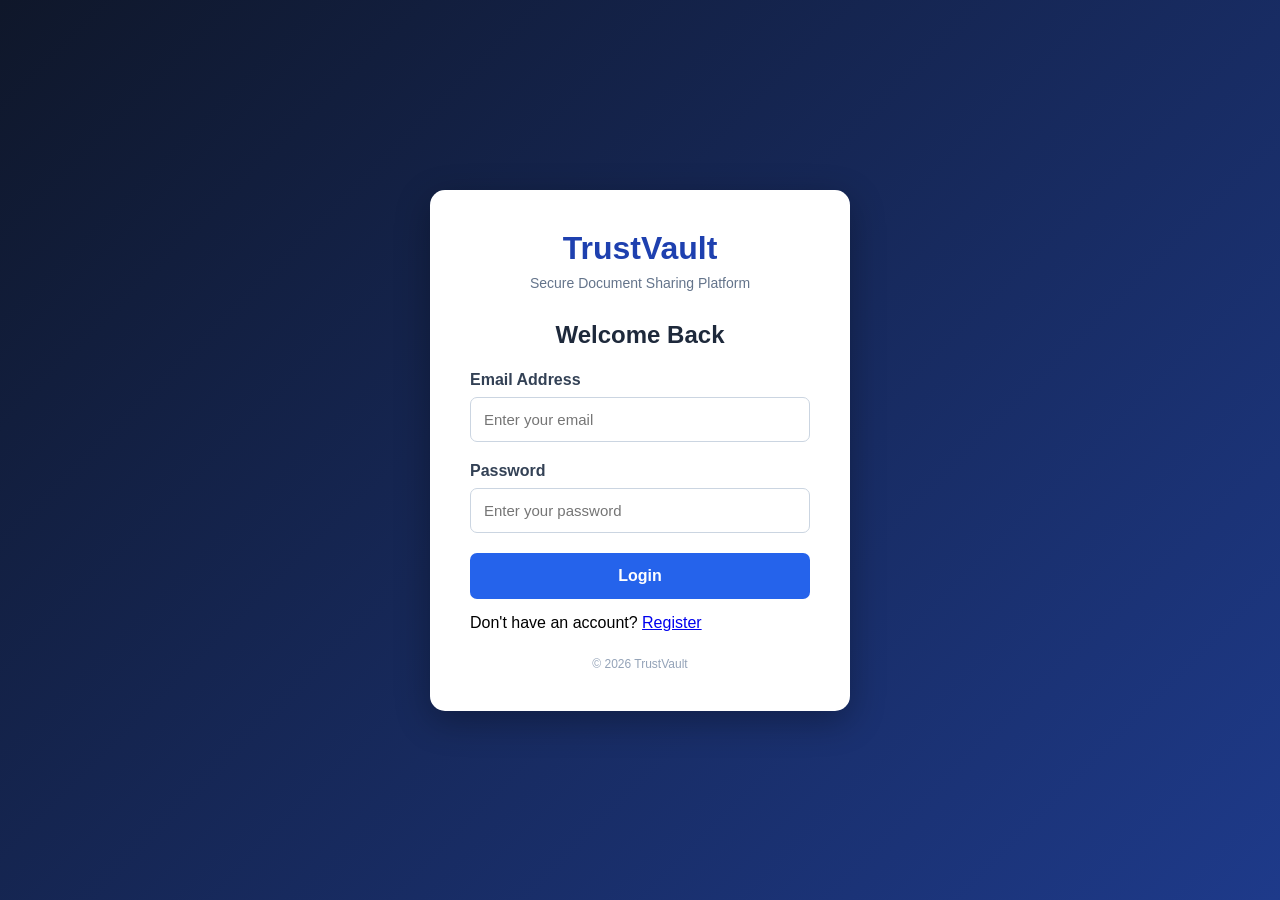
<file: frontend/index.html>
<!DOCTYPE html>
<html lang="en">
<head>
    <meta charset="UTF-8">
    <meta name="viewport" content="width=device-width, initial-scale=1.0">
    <title>TrustVault - Secure Document Sharing</title>
    <script>
        if (
            ["localhost", "127.0.0.1"].includes(window.location.hostname) &&
            window.location.port === "5500"
        ) {
            window.location.replace(
                "http://" + window.location.hostname + ":8000/"
            );
        }
    </script>
    <link rel="stylesheet" href="style.css">
</head>
<body>

    <div class="login-container">
        <div class="login-box">

            <h1>TrustVault</h1>

            <p class="subtitle">
                Secure Document Sharing Platform
            </p>

            <!-- LOGIN FORM -->
            <div id="loginSection">

                <h2>Welcome Back</h2>

                <form id="loginForm">

                    <label for="email">Email Address</label>
                    <input
                        type="email"
                        id="email"
                        placeholder="Enter your email"
                        required
                    >

                    <label for="password">Password</label>
                    <input
                        type="password"
                        id="password"
                        placeholder="Enter your password"
                        required
                    >

                    <button type="submit">Login</button>

                    <p id="message"></p>

                </form>

                <p>
                    Don't have an account?
                    <a href="#" onclick="showRegister(); return false;">
                        Register
                    </a>
                </p>

            </div>

            <!-- REGISTRATION FORM -->
            <div id="registerSection" style="display: none;">

                <h2>Create Account</h2>

                <form id="registerForm">

                    <label for="full_name">Full Name</label>
                    <input
                        type="text"
                        id="full_name"
                        placeholder="Enter your full name"
                        required
                    >

                    <label for="register_email">Email Address</label>
                    <input
                        type="email"
                        id="register_email"
                        placeholder="Enter your email"
                        required
                    >

                    <label for="register_password">Password</label>
                    <input
                        type="password"
                        id="register_password"
                        placeholder="Create a password"
                        required
                    >

                    <label for="confirm_password">Confirm Password</label>
                    <input
                        type="password"
                        id="confirm_password"
                        placeholder="Re-enter your password"
                        required
                    >

                    <label for="role">Select Role</label>
                    <select id="role" required>
                        <option value="">Choose your role</option>
                        <option value="owner">Document Owner</option>
                        <option value="viewer">Viewer</option>
                    </select>

                    <button type="submit">Create Account</button>

                    <p id="registerMessage"></p>

                </form>

                <p>
                    Already have an account?
                    <a href="#" onclick="showLogin(); return false;">
                        Login
                    </a>
                </p>

            </div>

            <p class="footer">
                © 2026 TrustVault
            </p>

        </div>
    </div>

    <script>
        function showRegister() {
            document.getElementById("loginSection").style.display = "none";
            document.getElementById("registerSection").style.display = "block";
        }

        function showLogin() {
            document.getElementById("registerSection").style.display = "none";
            document.getElementById("loginSection").style.display = "block";
        }
    </script>

    <script src="script.js"></script>

</body>
</html>
</file>
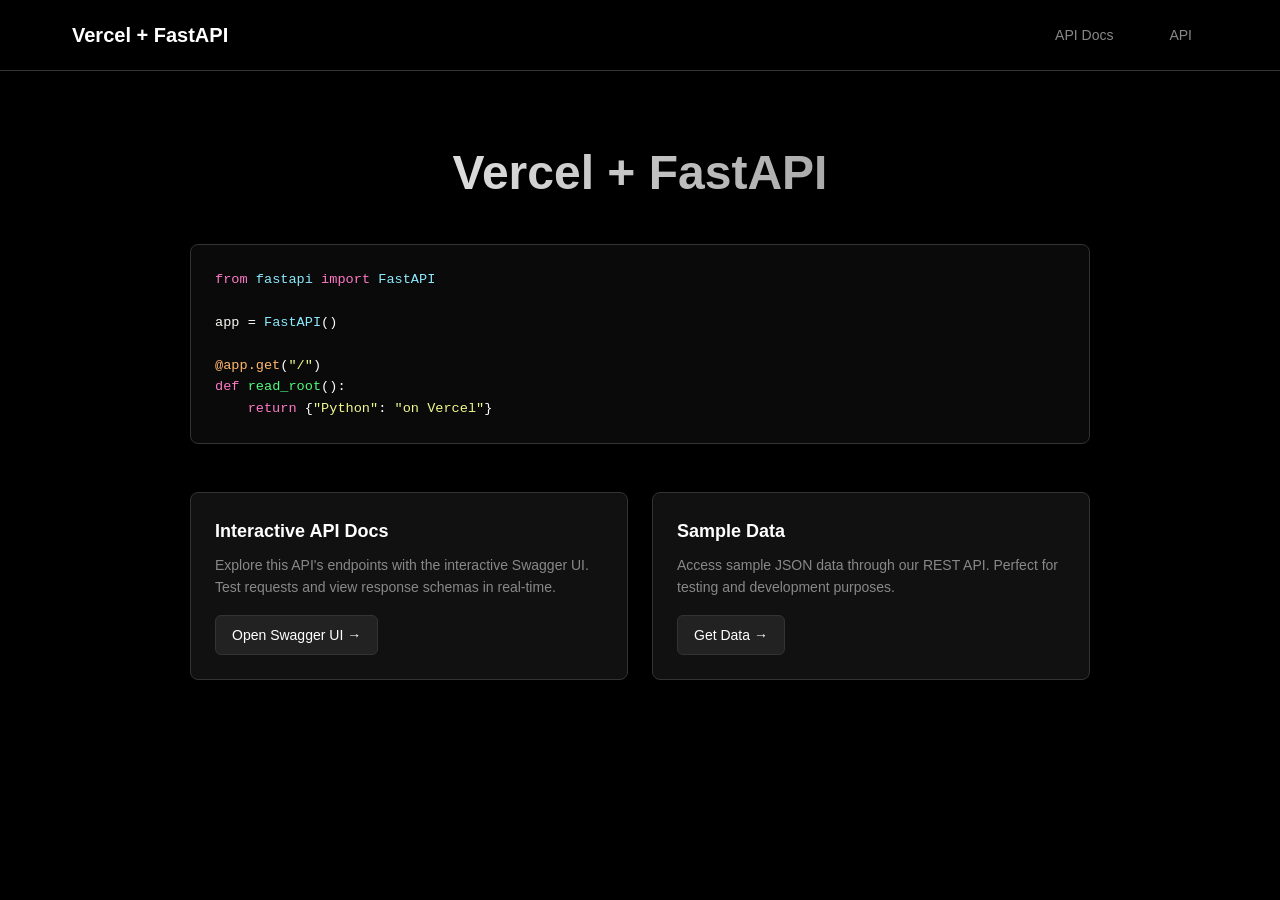
<file: fastapi-starter/app/templates/index.html>
<!DOCTYPE html>
<html lang="en">
<head>
    <meta charset="UTF-8">
    <meta name="viewport" content="width=device-width, initial-scale=1.0">
    <title>Vercel + FastAPI</title>
    <link rel="icon" type="image/x-icon" href="/favicon.ico">
    <style>
        * {
            margin: 0;
            padding: 0;
            box-sizing: border-box;
        }

        body {
            font-family: -apple-system, BlinkMacSystemFont, 'Segoe UI', 'Roboto', 'Oxygen', 'Ubuntu', 'Cantarell', sans-serif;
            background-color: #000000;
            color: #ffffff;
            line-height: 1.6;
            min-height: 100vh;
            display: flex;
            flex-direction: column;
        }

        header {
            border-bottom: 1px solid #333333;
            padding: 0;
        }

        nav {
            max-width: 1200px;
            margin: 0 auto;
            display: flex;
            align-items: center;
            padding: 1rem 2rem;
            gap: 2rem;
        }

        .logo {
            font-size: 1.25rem;
            font-weight: 600;
            color: #ffffff;
            text-decoration: none;
        }

        .nav-links {
            display: flex;
            gap: 1.5rem;
            margin-left: auto;
        }

        .nav-links a {
            text-decoration: none;
            color: #888888;
            padding: 0.5rem 1rem;
            border-radius: 6px;
            transition: all 0.2s ease;
            font-size: 0.875rem;
            font-weight: 500;
        }

        .nav-links a:hover {
            color: #ffffff;
            background-color: #111111;
        }

        main {
            flex: 1;
            max-width: 1200px;
            margin: 0 auto;
            padding: 4rem 2rem;
            display: flex;
            flex-direction: column;
            align-items: center;
            text-align: center;
        }

        .hero {
            margin-bottom: 3rem;
        }

        .hero-code {
            margin-top: 2rem;
            width: 100%;
            max-width: 900px;
            display: grid;
            grid-template-columns: repeat(auto-fit, minmax(300px, 1fr));
        }

        .hero-code pre {
            background-color: #0a0a0a;
            border: 1px solid #333333;
            border-radius: 8px;
            padding: 1.5rem;
            text-align: left;
            grid-column: 1 / -1;
        }

        h1 {
            font-size: 3rem;
            font-weight: 700;
            margin-bottom: 1rem;
            background: linear-gradient(to right, #ffffff, #888888);
            -webkit-background-clip: text;
            -webkit-text-fill-color: transparent;
            background-clip: text;
        }

        .subtitle {
            font-size: 1.25rem;
            color: #888888;
            margin-bottom: 2rem;
            max-width: 600px;
        }

        .cards {
            display: grid;
            grid-template-columns: repeat(auto-fit, minmax(300px, 1fr));
            gap: 1.5rem;
            width: 100%;
            max-width: 900px;
        }

        .card {
            background-color: #111111;
            border: 1px solid #333333;
            border-radius: 8px;
            padding: 1.5rem;
            transition: all 0.2s ease;
            text-align: left;
        }

        .card:hover {
            border-color: #555555;
            transform: translateY(-2px);
        }

        .card h3 {
            font-size: 1.125rem;
            font-weight: 600;
            margin-bottom: 0.5rem;
            color: #ffffff;
        }

        .card p {
            color: #888888;
            font-size: 0.875rem;
            margin-bottom: 1rem;
        }

        .card a {
            display: inline-flex;
            align-items: center;
            color: #ffffff;
            text-decoration: none;
            font-size: 0.875rem;
            font-weight: 500;
            padding: 0.5rem 1rem;
            background-color: #222222;
            border-radius: 6px;
            border: 1px solid #333333;
            transition: all 0.2s ease;
        }

        .card a:hover {
            background-color: #333333;
            border-color: #555555;
        }

        .status-badge {
            display: inline-flex;
            align-items: center;
            gap: 0.5rem;
            background-color: #0070f3;
            color: #ffffff;
            padding: 0.25rem 0.75rem;
            border-radius: 20px;
            font-size: 0.75rem;
            font-weight: 500;
            margin-bottom: 2rem;
        }

        .status-dot {
            width: 6px;
            height: 6px;
            background-color: #00ff88;
            border-radius: 50%;
        }

        pre {
            background-color: #0a0a0a;
            border: 1px solid #333333;
            border-radius: 6px;
            padding: 1rem;
            overflow-x: auto;
            margin: 0;
        }

        code {
            font-family: 'SF Mono', Monaco, 'Cascadia Code', 'Roboto Mono', Consolas, 'Courier New', monospace;
            font-size: 0.85rem;
            line-height: 1.5;
            color: #ffffff;
        }

        /* Syntax highlighting */
        .keyword {
            color: #ff79c6;
        }

        .string {
            color: #f1fa8c;
        }

        .function {
            color: #50fa7b;
        }

        .class {
            color: #8be9fd;
        }

        .module {
            color: #8be9fd;
        }

        .variable {
            color: #f8f8f2;
        }

        .decorator {
            color: #ffb86c;
        }

        @media (max-width: 768px) {
            nav {
                padding: 1rem;
                flex-direction: column;
                gap: 1rem;
            }

            .nav-links {
                margin-left: 0;
            }

            main {
                padding: 2rem 1rem;
            }

            h1 {
                font-size: 2rem;
            }

            .hero-code {
                grid-template-columns: 1fr;
            }

            .cards {
                grid-template-columns: 1fr;
            }
        }
    </style>
</head>
<body>
    <header>
        <nav>
            <a href="/" class="logo">Vercel + FastAPI</a>
            <div class="nav-links">
                <a href="/docs">API Docs</a>
                <a href="/api/v1/items/">API</a>
            </div>
        </nav>
    </header>
    <main>
        <div class="hero">
            <h1>Vercel + FastAPI</h1>
            <div class="hero-code">
                <pre><code><span class="keyword">from</span> <span class="module">fastapi</span> <span class="keyword">import</span> <span class="class">FastAPI</span>

<span class="variable">app</span> = <span class="class">FastAPI</span>()

<span class="decorator">@app.get</span>(<span class="string">"/"</span>)
<span class="keyword">def</span> <span class="function">read_root</span>():
    <span class="keyword">return</span> {<span class="string">"Python"</span>: <span class="string">"on Vercel"</span>}</code></pre>
            </div>
        </div>

        <div class="cards">
            <div class="card">
                <h3>Interactive API Docs</h3>
                <p>Explore this API's endpoints with the interactive Swagger UI. Test requests and view response schemas in real-time.</p>
                <a href="/docs">Open Swagger UI →</a>
            </div>

            <div class="card">
                <h3>Sample Data</h3>
                <p>Access sample JSON data through our REST API. Perfect for testing and development purposes.</p>
                <a href="/api/v1/items/">Get Data →</a>
            </div>

        </div>
    </main>
</body>
</html>
</file>
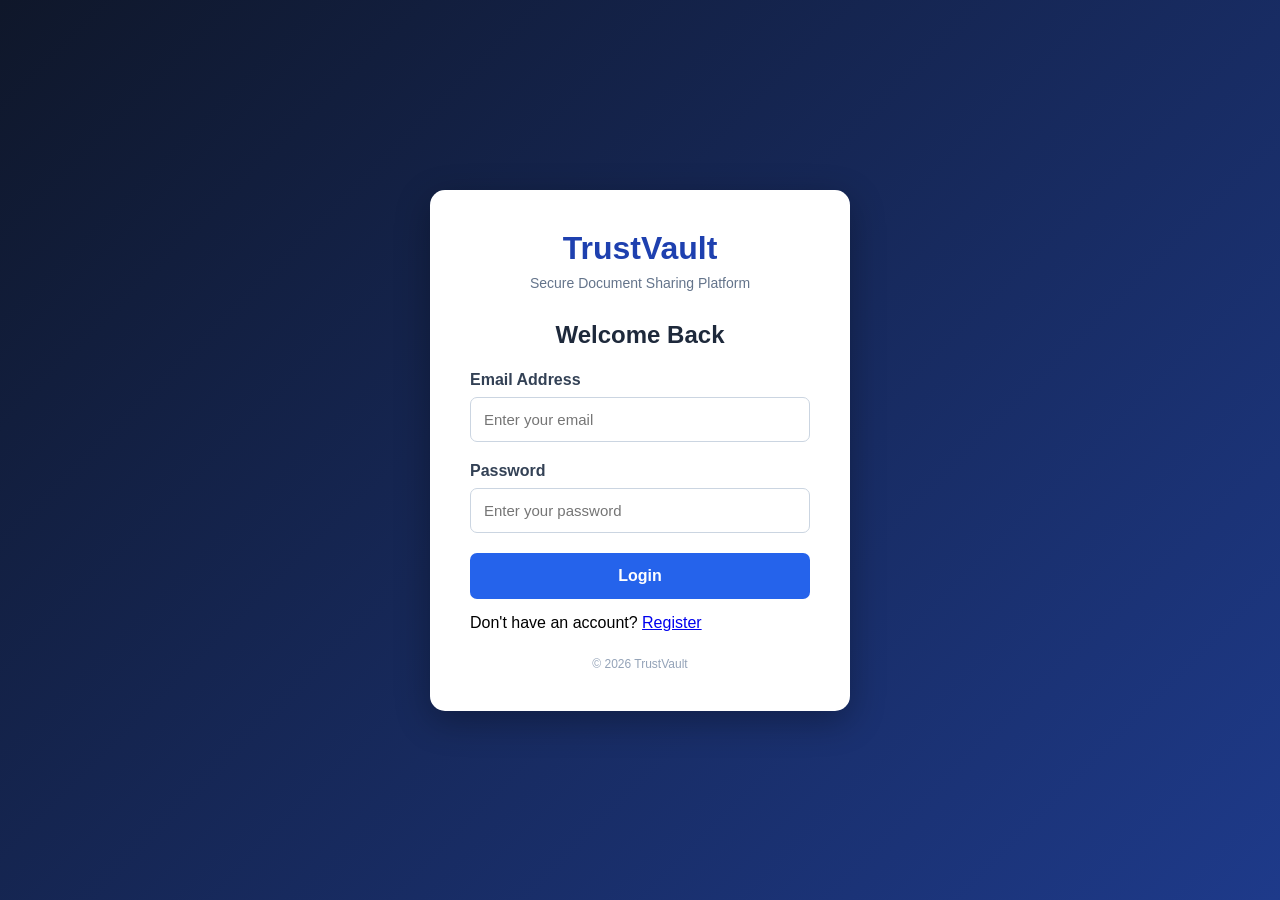
<file: frontend/dashboard.html>
<!DOCTYPE html>
<html lang="en">
<head>
    <meta charset="UTF-8">
    <meta name="viewport" content="width=device-width, initial-scale=1.0">
    <title>TrustVault - Dashboard</title>
    <script>
        if (
            ["localhost", "127.0.0.1"].includes(window.location.hostname) &&
            window.location.port === "5500"
        ) {
            window.location.replace(
                "http://" + window.location.hostname + ":8000/"
            );
        }
    </script>

    <style>
        * {
            margin: 0;
            padding: 0;
            box-sizing: border-box;
            font-family: Arial, sans-serif;
        }

        .admin-activity-table caption {
            padding: 0 14px 12px;
            color: #64748b;
            font-size: 13px;
            text-align: left;
        }

        body {
            background: #f4f6fb;
            color: #263248;
        }

        .sidebar {
            width: 240px;
            height: 100vh;
            background: #17243b;
            color: white;
            position: fixed;
            padding: 25px 18px;
        }

        .logo {
            font-size: 25px;
            font-weight: bold;
            margin-bottom: 40px;
        }

        .nav-item {
            padding: 14px;
            margin: 10px 0;
            border-radius: 8px;
            color: #d5deec;
            cursor: pointer;
        }

        .nav-item.active,
        .nav-item:hover {
            background: #2d4163;
            color: white;
        }

        .main {
            margin-left: 240px;
            padding: 30px;
        }

        .topbar {
            display: flex;
            justify-content: space-between;
            align-items: center;
            margin-bottom: 30px;
            gap: 15px;
        }

        .topbar h1 {
            font-size: 26px;
        }

        .user-info {
            background: white;
            padding: 12px 18px;
            border-radius: 8px;
            font-weight: bold;
        }

        .welcome {
            margin-bottom: 25px;
        }

        .welcome p {
            color: #718096;
            margin-top: 8px;
        }

        .stats {
            display: grid;
            grid-template-columns: repeat(3, 1fr);
            gap: 20px;
            margin-bottom: 30px;
        }

        .card {
            background: white;
            padding: 25px;
            border-radius: 12px;
            box-shadow: 0 3px 12px rgba(0,0,0,0.05);
        }

        .card h3 {
            color: #718096;
            font-size: 15px;
            margin-bottom: 15px;
        }

        .card h2 {
            font-size: 30px;
            color: #263c60;
        }

        .documents,
        .content-card {
            background: white;
            padding: 25px;
            border-radius: 12px;
        }

        .documents h2,
        .content-card h2 {
            margin-bottom: 15px;
        }

        .empty {
            padding: 35px;
            text-align: center;
            color: #718096;
        }

        button {
            border: none;
            background: #315bba;
            color: white;
            padding: 11px 18px;
            border-radius: 7px;
            cursor: pointer;
        }

        button:hover {
            background: #23458f;
        }

        .document-card {
            padding: 15px;
            margin: 10px 0;
            border: 1px solid #ddd;
            border-radius: 8px;
        }

        .document-card p {
            margin-top: 8px;
        }

        .document-actions {
            display: flex;
            gap: 10px;
            flex-wrap: wrap;
            margin-top: 12px;
        }

        .share-controls {
            display: flex;
            align-items: center;
            gap: 12px;
            flex-wrap: wrap;
            margin-top: 14px;
            padding-top: 12px;
            border-top: 1px solid #eee;
        }

        .share-controls select {
            min-width: 220px;
            padding: 9px;
            border: 1px solid #ccc;
            border-radius: 6px;
        }

        .share-controls label {
            display: inline-flex;
            align-items: center;
            gap: 5px;
        }

        .share-controls input {
            width: auto;
            margin: 0;
        }

        .share-controls .permission-label {
            white-space: nowrap;
        }

        .permission-entry {
            display: flex;
            align-items: center;
            justify-content: space-between;
            gap: 10px;
            margin-top: 8px;
        }

        .permission-entry p {
            margin: 0;
        }

        .permission-message {
            margin-top: 8px;
        }

        .admin-user {
            display: flex;
            align-items: center;
            gap: 10px;
            flex-wrap: wrap;
            padding: 12px 0;
            border-bottom: 1px solid #eee;
        }

        .admin-user select {
            padding: 8px;
            border: 1px solid #ccc;
            border-radius: 6px;
        }

        .audit-entry {
            padding: 12px 0;
            border-bottom: 1px solid #eee;
            overflow-wrap: anywhere;
        }

        .admin-activity-table-wrap {
            width: 100%;
            overflow-x: auto;
        }

        .admin-activity-table {
            width: 100%;
            min-width: 720px;
            border-collapse: collapse;
            text-align: left;
        }

        .admin-activity-table th {
            padding: 12px 14px;
            color: #64748b;
            background: #f8fafc;
            font-size: 12px;
            font-weight: 700;
            letter-spacing: 0.04em;
            text-transform: uppercase;
        }

        .admin-activity-table td {
            padding: 14px;
            border-bottom: 1px solid #e8edf4;
            color: #334155;
            vertical-align: middle;
        }

        .admin-activity-table tbody tr:last-child td {
            border-bottom: 0;
        }

        .activity-action {
            color: #1e293b;
            font-weight: 600;
        }

        .activity-user {
            display: block;
            font-weight: 600;
        }

        .activity-status {
            display: inline-flex;
            align-items: center;
            gap: 7px;
            padding: 5px 9px;
            border-radius: 999px;
            font-size: 12px;
            font-weight: 700;
            white-space: nowrap;
        }

        .activity-status::before {
            display: inline-grid;
            width: 17px;
            height: 17px;
            place-items: center;
            border-radius: 50%;
            font-size: 12px;
            content: "✓";
        }

        .activity-status.success {
            color: #166534;
            background: #dcfce7;
        }

        .activity-status.failed {
            color: #991b1b;
            background: #fee2e2;
        }

        .activity-status.failed::before {
            content: "×";
        }

        .activity-status.restricted {
            color: #92400e;
            background: #fef3c7;
        }

        .activity-status.restricted::before {
            content: "!";
        }

        .audit-integrity-header {
            display: flex;
            align-items: flex-start;
            justify-content: space-between;
            gap: 16px;
            margin-bottom: 22px;
        }

        .audit-integrity-header p {
            margin-top: 6px;
            color: #64748b;
        }

        .audit-integrity-header button {
            width: auto;
            flex: 0 0 auto;
        }

        .verification-message {
            margin-bottom: 16px;
            padding: 14px 16px;
            border-radius: 8px;
            font-weight: 600;
        }

        .verification-message.success {
            color: #166534;
            background: #dcfce7;
        }

        .verification-message.failed {
            color: #991b1b;
            background: #fee2e2;
        }

        .verification-message.caution {
            margin-top: 14px;
            color: #78350f;
            background: #fffbeb;
            font-weight: 400;
            line-height: 1.55;
        }

        .verification-message.pending {
            color: #475569;
            background: #f1f5f9;
        }

        .verification-analysis {
            display: grid;
            gap: 14px;
            margin: 18px 0;
        }

        .verification-analysis-block {
            padding: 16px;
            border: 1px solid #e2e8f0;
            border-radius: 9px;
            line-height: 1.55;
        }

        .verification-analysis-block h3 {
            margin-bottom: 8px;
            color: #1e293b;
            font-size: 15px;
        }

        .verification-analysis-block.invalid {
            border-color: #fecaca;
            background: #fff7f7;
            color: #7f1d1d;
        }

        .verification-analysis-block.current-key {
            border-color: #bbf7d0;
            background: #f0fdf4;
            color: #14532d;
        }

        .verification-analysis-block.note {
            border-color: #fde68a;
            background: #fffbeb;
            color: #78350f;
        }

        .verification-metrics {
            display: grid;
            grid-template-columns: repeat(3, minmax(0, 1fr));
            gap: 14px;
        }

        .verification-metric {
            padding: 16px;
            border: 1px solid #e2e8f0;
            border-radius: 9px;
            background: #fff;
        }

        .verification-metric dt {
            margin-bottom: 8px;
            color: #64748b;
            font-size: 13px;
        }

        .verification-metric dd {
            color: #1e293b;
            font-size: 18px;
            font-weight: 700;
            overflow-wrap: anywhere;
        }

        .verification-result {
            margin-top: 18px;
            padding-top: 16px;
            border-top: 1px solid #e8edf4;
            line-height: 1.6;
        }

        [hidden] {
            display: none !important;
        }

        .view-button {
            background: #315bba;
        }

        .download-button {
            background: #16834a;
        }

        .download-button:hover {
            background: #106638;
        }

        /* Delete button design */
        .delete-button {
            background: #d94343;
        }

        .delete-button:hover {
            background: #ae2929;
        }

        .logout-button {
            margin-top: 20px;
            background: #d94343;
        }

        .logout-button:hover {
            background: #ae2929;
        }

        .profile-detail {
            padding: 15px;
            border-bottom: 1px solid #eee;
        }

        .profile-detail strong {
            display: inline-block;
            width: 130px;
        }

        .section {
            display: none;
        }

        .section.active {
            display: block;
        }

        .search-input,
        .category-input {
            width: 100%;
            padding: 12px;
            border: 1px solid #ccc;
            border-radius: 7px;
            margin: 10px 0 15px;
        }

        .upload-form label {
            font-weight: bold;
        }

        .upload-form input[type="file"] {
            margin-top: 10px;
        }

        #uploadMessage {
            margin-top: 15px;
        }

        @media (max-width: 750px) {
            .sidebar {
                width: 180px;
            }

            .main {
                margin-left: 180px;
                padding: 18px;
            }

            .stats {
                grid-template-columns: 1fr;
            }

            .topbar {
                align-items: flex-start;
                flex-direction: column;
            }

            .verification-metrics {
                grid-template-columns: repeat(2, minmax(0, 1fr));
            }
        }

        @media (max-width: 480px) {
            .sidebar {
                width: 145px;
                padding: 18px 10px;
            }

            .logo {
                font-size: 19px;
            }

            .main {
                margin-left: 145px;
                padding: 12px;
            }

            .nav-item {
                font-size: 13px;
                padding: 11px 8px;
            }

            .audit-integrity-header {
                flex-direction: column;
            }

            .audit-integrity-header button {
                width: 100%;
            }

            .verification-metrics {
                grid-template-columns: 1fr;
            }
        }
    </style>
</head>

<body>

    <aside class="sidebar">

        <div class="logo">🔐 TrustVault</div>

        <div class="nav-item active" data-section="dashboard">
            🏠 Dashboard
        </div>

        <div class="nav-item" data-section="uploadDocument">
            ⬆️ Upload Document
        </div>

        <div class="nav-item" data-section="myDocuments">
            📁 My Documents
        </div>

        <div class="nav-item" data-section="sharedDocuments">
            🤝 Shared Documents
        </div>

        <div class="nav-item" data-section="settings">
            ⚙️ Settings
        </div>

        <div class="nav-item" data-section="adminMonitor" hidden>
            🛡 Admin Monitor
        </div>

        <div class="nav-item" data-section="auditIntegrity" hidden>
            ✓ Audit Integrity
        </div>

    </aside>

    <main class="main">

        <div class="topbar">

            <h1 id="pageTitle">Dashboard</h1>

            <div class="user-info" id="userInfo">
                👤 Loading user...
            </div>

        </div>

        <!-- Dashboard Section -->

        <section id="dashboard" class="section active">

            <div class="welcome">
                <h2>Welcome to TrustVault!</h2>
                <p>Secure document sharing and management.</p>
            </div>

            <div class="stats">

                <div class="card">
                    <h3>Total Documents</h3>
                    <h2 id="totalDocuments">--</h2>
                </div>

                <div class="card">
                    <h3>Shared Documents</h3>
                    <h2 id="sharedDocumentsCount">--</h2>
                </div>

                <div class="card">
                    <h3>Recent Activity</h3>
                    <h2>--</h2>
                </div>

            </div>

            <div class="content-card">
                <h2>Welcome to Your Dashboard</h2>
                <p>
                    Manage your documents securely using the sidebar.
                    Upload documents, view and download your files,
                    and manage shared documents.
                </p>
            </div>

        </section>

        <!-- Upload Document Section -->

        <section id="uploadDocument" class="section">

            <div class="documents">

                <h2>⬆️ Upload Document</h2>

                <p style="color:#718096; margin-bottom:20px;">
                    Select a document and its category to upload securely.
                </p>

                <form id="uploadForm" class="upload-form">

                    <label>Select Document:</label>
                    <br><br>

                    <input
                        type="file"
                        id="documentFile"
                        accept=".pdf,.jpg,.jpeg,.png,.txt"
                        required
                    >

                    <br><br>

                    <label>Document Category:</label>
                    <br><br>

                    <input
                        type="text"
                        id="documentCategory"
                        class="category-input"
                        placeholder="Example: College Documents"
                        required
                    >

                    <button type="submit">Upload Document</button>

                    <p id="uploadMessage"></p>

                </form>

            </div>

        </section>

        <!-- My Documents Section -->

        <section id="myDocuments" class="section">

            <div class="documents">

                <h2>📁 My Documents</h2>

                <p style="color:#718096;">
                    Search, view, download and delete your uploaded documents.
                </p>

                <input
                    type="text"
                    id="searchInput"
                    class="search-input"
                    placeholder="Search by document name, owner or category..."
                >
                <label for="ownerDateFrom">Uploaded from:</label>
                <input type="date" id="ownerDateFrom" class="search-input">
                <label for="ownerDateTo">Uploaded to:</label>
                <input type="date" id="ownerDateTo" class="search-input">

                <div id="documentsList" class="empty">
                    Loading documents...
                </div>

                <h2>Recycle Bin</h2>
                <p style="color:#718096;">
                    Deleted documents cannot be accessed or shared. Restore a
                    file or permanently remove it from active private storage.
                    Purging does not erase backups or guarantee forensic erasure.
                </p>
                <div id="recycleBinList" class="empty">
                    Loading Recycle Bin...
                </div>

            </div>

        </section>

        <!-- Shared Documents Section -->

        <section id="sharedDocuments" class="section">

            <div class="content-card">

                <h2>🤝 Shared Documents</h2>

                <input
                    type="text"
                    id="sharedSearchInput"
                    class="search-input"
                    placeholder="Search by document name, owner or category..."
                >
                <label for="sharedDateFrom">Uploaded from:</label>
                <input type="date" id="sharedDateFrom" class="search-input">
                <label for="sharedDateTo">Uploaded to:</label>
                <input type="date" id="sharedDateTo" class="search-input">

                <div id="sharedDocumentsList" class="empty">
                    Loading shared documents...
                </div>

            </div>

        </section>

        <!-- Settings Section -->

        <section id="settings" class="section">

            <div class="content-card">

                <h2>⚙️ Account Settings</h2>

                <div class="profile-detail">
                    <strong>Full Name:</strong>
                    <span id="profileName">Loading...</span>
                </div>

                <div class="profile-detail">
                    <strong>Email:</strong>
                    <span id="profileEmail">Loading...</span>
                </div>

                <div class="profile-detail">
                    <strong>Role:</strong>
                    <span id="profileRole">Loading...</span>
                </div>

                <div class="profile-detail">
                    <strong>Account:</strong>
                    <span>Logged in</span>
                </div>

            </div>

        </section>

        <section id="adminMonitor" class="section" hidden>
            <div class="content-card">
                <h2>System Monitoring</h2>
                <p id="adminSummary">Loading administrator overview...</p>
                <button id="openAuditIntegrityButton" type="button">
                    View audit integrity
                </button>
            </div>

            <div class="content-card" style="margin-top:20px;">
                <h2>Users</h2>
                <div id="adminUsersList">Loading users...</div>
            </div>

            <div class="content-card" style="margin-top:20px;">
                <h2>Recent System Activity</h2>
                <div id="adminActivityList">Loading audit events...</div>
            </div>
        </section>

        <section id="auditIntegrity" class="section" hidden>
            <div class="content-card">
                <div class="audit-integrity-header">
                    <div>
                        <h2>Audit Integrity</h2>
                        <p>Review the latest verification of the audit record chain.</p>
                    </div>
                    <button id="verifyAuditButton" type="button">
                        Run verification
                    </button>
                </div>
                <div id="auditVerificationDetail" aria-live="polite">
                    Loading verification details...
                </div>
            </div>
        </section>

        <button id="logoutBtn" class="logout-button">
            Logout
        </button>

    </main>

    <script>

        const API_URL = window.location.origin;

        async function readApiResponse(response) {
            const body = await response.text();
            if (!body) {
                return {};
            }
            try {
                return JSON.parse(body);
            } catch {
                return {detail: body};
            }
        }

        const token = localStorage.getItem("access_token");

        const userInfo = document.getElementById("userInfo");
        const logoutBtn = document.getElementById("logoutBtn");

        const uploadForm = document.getElementById("uploadForm");
        const documentFile = document.getElementById("documentFile");
        const documentCategory = document.getElementById("documentCategory");
        const uploadMessage = document.getElementById("uploadMessage");

        const documentsList = document.getElementById("documentsList");
        const recycleBinList = document.getElementById("recycleBinList");
        const searchInput = document.getElementById("searchInput");
        const ownerDateFrom = document.getElementById("ownerDateFrom");
        const ownerDateTo = document.getElementById("ownerDateTo");
        const sharedDocumentsList =
            document.getElementById("sharedDocumentsList");
        const sharedSearchInput =
            document.getElementById("sharedSearchInput");
        const sharedDateFrom = document.getElementById("sharedDateFrom");
        const sharedDateTo = document.getElementById("sharedDateTo");
        const navItems = document.querySelectorAll(".nav-item");
        const sections = document.querySelectorAll(".section");
        const pageTitle = document.getElementById("pageTitle");

        let allDocuments = [];
        let allSharedDocuments = [];
        let viewers = [];
        let currentUser = null;

        // Check login status

        if (!token) {

            window.location.href = "index.html";

        } else {

            initializeDashboard();

        }

        // Sidebar navigation

        navItems.forEach(function(item) {

            item.addEventListener("click", function() {

                const sectionId = item.dataset.section;

                navItems.forEach(function(nav) {
                    nav.classList.remove("active");
                });

                item.classList.add("active");

                sections.forEach(function(section) {
                    section.classList.remove("active");
                });

                document.getElementById(sectionId).classList.add("active");

                pageTitle.textContent =
                    item.textContent.trim().replace(/^[^\w]+/, "");

                if (sectionId === "auditIntegrity") {
                    loadLastAuditVerification();
                }
            });

        });

        document.getElementById("openAuditIntegrityButton").addEventListener(
            "click",
            function() {
                document.querySelector(
                    '.nav-item[data-section="auditIntegrity"]'
                ).click();
            }
        );

        async function initializeDashboard() {
            const user = await loadUserDetails();

            if (!user) {
                return;
            }

            configureDashboard(user.role);

            if (user.role === "owner") {
                await Promise.all([
                    loadDocuments(),
                    loadViewers(),
                    loadRecycleBin()
                ]);
            } else if (user.role === "viewer") {
                await loadSharedDocuments();
            } else if (user.role === "admin") {
                await loadAdminDashboard();
            }
        }

        function configureDashboard(role) {
            const isOwner = role === "owner";
            const isViewer = role === "viewer";
            const isAdmin = role === "admin";

            navItems.forEach(function(item) {
                const sectionId = item.dataset.section;
                item.hidden = (
                    (sectionId === "uploadDocument" ||
                        sectionId === "myDocuments") && !isOwner
                ) || (
                    sectionId === "sharedDocuments" && !isViewer
                ) || (
                    (sectionId === "adminMonitor" ||
                        sectionId === "auditIntegrity") && !isAdmin
                );
            });

            sections.forEach(function(section) {
                section.hidden = (
                    (section.id === "uploadDocument" ||
                        section.id === "myDocuments") && !isOwner
                ) || (
                    section.id === "sharedDocuments" && !isViewer
                ) || (
                    (section.id === "adminMonitor" ||
                        section.id === "auditIntegrity") && !isAdmin
                );
            });

            const initialSection = isViewer
                ? "sharedDocuments"
                : isAdmin
                    ? "adminMonitor"
                    : "dashboard";

            navItems.forEach(function(item) {
                item.classList.toggle(
                    "active",
                    item.dataset.section === initialSection
                );
            });

            sections.forEach(function(section) {
                section.classList.toggle(
                    "active",
                    section.id === initialSection
                );
            });

            const initialNavItem = document.querySelector(
                '.nav-item[data-section="' + initialSection + '"]'
            );
            pageTitle.textContent = initialNavItem.textContent.trim()
                .replace(/^[^\w]+/, "");
        }

        // Get user details from backend

        async function loadUserDetails() {

            try {

                const response = await fetch(
                    API_URL + "/me",
                    {
                        method: "GET",
                        headers: {
                            "Authorization": "Bearer " + token,
                            "Accept": "application/json"
                        }
                    }
                );

                if (response.status === 401) {

                    localStorage.removeItem("access_token");
                    window.location.href = "index.html";
                    return null;

                }

                if (!response.ok) {

                    userInfo.textContent =
                        "Unable to load user details (" +
                        response.status + ")";

                    return null;

                }

                const data = await response.json();

                currentUser = data;

                userInfo.textContent =
                    "👤 " + data.full_name +
                    " | " + data.role.toUpperCase();

                document.getElementById("profileName").textContent =
                    data.full_name || "Not available";

                document.getElementById("profileEmail").textContent =
                    data.email || "Not available";

                document.getElementById("profileRole").textContent =
                    data.role ? data.role.toUpperCase() : "Not available";

                // Re-render after role information is loaded
                renderDocuments(allDocuments);

                return data;

            } catch (error) {

                userInfo.textContent = "Server connection failed";

                console.error("Connection Error:", error);

                return null;

            }

        }

        async function loadViewers() {
            try {
                const response = await fetch(
                    API_URL + "/users/viewers",
                    {
                        headers: {
                            "Authorization": "Bearer " + token,
                            "Accept": "application/json"
                        }
                    }
                );

                if (!response.ok) {
                    if (response.status === 401) {
                        localStorage.removeItem("access_token");
                        window.location.href = "index.html";
                        return;
                    }

                    console.error(
                        "Unable to load viewer accounts:",
                        response.status,
                        await response.text()
                    );
                    return;
                }

                const data = await response.json();
                viewers = data.viewers || [];
                renderDocuments(allDocuments);
            } catch (error) {
                console.error("Viewer accounts error:", error);
            }
        }

        async function loadAdminDashboard() {
            const summary = document.getElementById("adminSummary");
            try {
                const response = await fetch(API_URL + "/admin/dashboard", {
                    headers: {"Authorization": "Bearer " + token}
                });
                if (!response.ok) {
                    summary.textContent =
                        "Unable to load administrator overview.";
                    return;
                }
                const data = await response.json();
                summary.textContent =
                    data.total_users + " users | " +
                    data.total_documents + " documents";
            } catch (error) {
                summary.textContent = "Server connection failed.";
                console.error("Admin overview error:", error);
            }

            await Promise.all([
                loadAdminUsers(),
                loadAdminActivity(),
                loadLastAuditVerification()
            ]);
        }

        async function loadAdminUsers() {
            const list = document.getElementById("adminUsersList");
            list.textContent = "Loading users...";
            try {
                const response = await fetch(API_URL + "/admin/users", {
                    headers: {"Authorization": "Bearer " + token}
                });
                if (!response.ok) {
                    list.textContent = "Unable to load users.";
                    return;
                }
                const data = await response.json();
                list.replaceChildren();

                (data.users || []).forEach(function(user) {
                    const row = document.createElement("div");
                    row.className = "admin-user";

                    const identity = document.createElement("span");
                    identity.textContent =
                        user.full_name + " (" + user.email + ")";

                    const roleSelect = document.createElement("select");
                    ["owner", "viewer", "admin"].forEach(function(role) {
                        const option = document.createElement("option");
                        option.value = role;
                        option.textContent =
                            role.charAt(0).toUpperCase() + role.slice(1);
                        option.selected = user.role === role;
                        roleSelect.appendChild(option);
                    });

                    const status = document.createElement("span");
                    status.textContent =
                        user.is_active ? "Active" : "Suspended";

                    const updateButton = document.createElement("button");
                    updateButton.type = "button";
                    updateButton.textContent = "Save role";

                    const statusButton = document.createElement("button");
                    statusButton.type = "button";
                    statusButton.textContent =
                        user.is_active ? "Suspend" : "Reactivate";

                    const message = document.createElement("span");
                    message.setAttribute("role", "status");

                    const isCurrentUser =
                        currentUser && user.user_id === currentUser.user_id;
                    updateButton.disabled = isCurrentUser;
                    statusButton.disabled = isCurrentUser;

                    updateButton.addEventListener("click", function() {
                        updateAdminUser(user, {
                            role: roleSelect.value
                        }, message);
                    });
                    statusButton.addEventListener("click", function() {
                        updateAdminUser(user, {
                            is_active: !user.is_active
                        }, message);
                    });

                    row.append(
                        identity,
                        roleSelect,
                        status,
                        updateButton,
                        statusButton,
                        message
                    );
                    list.appendChild(row);
                });

                if (!data.users || data.users.length === 0) {
                    list.textContent = "No user accounts found.";
                }
            } catch (error) {
                list.textContent = "Server connection failed.";
                console.error("Admin user list error:", error);
            }
        }

        async function updateAdminUser(user, changes, message) {
            message.textContent = "Saving...";
            try {
                const response = await fetch(
                    API_URL + "/admin/users/" + user.user_id,
                    {
                        method: "PATCH",
                        headers: {
                            "Authorization": "Bearer " + token,
                            "Content-Type": "application/json"
                        },
                        body: JSON.stringify(changes)
                    }
                );
                const data = await response.json();
                if (!response.ok) {
                    message.textContent =
                        data.detail || "Unable to update account.";
                    return;
                }
                await loadAdminUsers();
            } catch (error) {
                message.textContent = "Server connection failed.";
                console.error("Admin user update error:", error);
            }
        }

        async function loadAdminActivity() {
            const list = document.getElementById("adminActivityList");
            list.textContent = "Loading audit events...";
            try {
                const response = await fetch(
                    API_URL + "/admin/audit-logs",
                    {headers: {"Authorization": "Bearer " + token}}
                );
                if (!response.ok) {
                    list.textContent = "Unable to load audit events.";
                    return;
                }
                const data = await response.json();
                list.replaceChildren();
                const logs = (data.audit_logs || []).slice().sort(
                    function(first, second) {
                        const firstTime =
                            new Date(first.created_at).getTime() || 0;
                        const secondTime =
                            new Date(second.created_at).getTime() || 0;
                        return secondTime - firstTime ||
                            Number(second.id) - Number(first.id);
                    }
                );
                if (logs.length === 0) {
                    list.textContent = "No audit events recorded yet.";
                    return;
                }

                const tableWrap = document.createElement("div");
                tableWrap.className = "admin-activity-table-wrap";
                const table = document.createElement("table");
                table.className = "admin-activity-table";
                const caption = document.createElement("caption");
                caption.textContent = "Most recent audit events first";
                table.appendChild(caption);

                const headers = [
                    "Activity / Action",
                    "User Name",
                    "User Role",
                    "Date and Time",
                    "Status"
                ];
                const tableHead = document.createElement("thead");
                const headerRow = document.createElement("tr");
                headers.forEach(function(label) {
                    const cell = document.createElement("th");
                    cell.scope = "col";
                    cell.textContent = label;
                    headerRow.appendChild(cell);
                });
                tableHead.appendChild(headerRow);
                table.appendChild(tableHead);

                const tableBody = document.createElement("tbody");
                logs.forEach(function(log) {
                    const details = log.details &&
                        typeof log.details === "object"
                        ? log.details
                        : {};
                    const statusCode = Number(details.status_code);
                    const outcome = String(details.outcome || "").toLowerCase();
                    const status = outcome === "denied" ||
                        outcome === "restricted" ||
                        statusCode === 401 ||
                        statusCode === 403
                        ? "restricted"
                        : outcome === "failure" ||
                            outcome === "failed" ||
                            statusCode >= 400
                            ? "failed"
                            : "success";
                    const row = document.createElement("tr");

                    const actionCell = document.createElement("td");
                    const actionIcon = document.createElement("span");
                    actionIcon.setAttribute("aria-hidden", "true");
                    actionIcon.textContent = /login/i.test(log.action)
                        ? "🔑 "
                        : /user/i.test(log.action)
                            ? "👤 "
                            : /share|permission|access/i.test(log.action)
                                ? "🔒 "
                                : "📄 ";
                    const actionLabel = document.createElement("span");
                    actionLabel.className = "activity-action";
                    actionLabel.textContent = String(
                        log.action || "Unknown action"
                    ).replaceAll("_", " ").toLowerCase().replace(
                        /\b\w/g,
                        function(character) {
                            return character.toUpperCase();
                        }
                    );
                    actionCell.append(actionIcon, actionLabel);

                    const userCell = document.createElement("td");
                    const userName = document.createElement("span");
                    userName.className = "activity-user";
                    userName.textContent =
                        log.actor_name || (log.actor_id
                            ? "User " + log.actor_id
                            : "Unauthenticated user");
                    userCell.appendChild(userName);

                    const roleCell = document.createElement("td");
                    roleCell.textContent = log.actor_role
                        ? String(log.actor_role).toUpperCase()
                        : "—";

                    const timestampCell = document.createElement("td");
                    const timestamp = new Date(log.created_at);
                    timestampCell.textContent =
                        Number.isNaN(timestamp.getTime())
                            ? log.created_at || "Unavailable"
                            : timestamp.toLocaleString();

                    const statusCell = document.createElement("td");
                    const statusBadge = document.createElement("span");
                    statusBadge.className = "activity-status " + status;
                    statusBadge.textContent = status === "success"
                        ? "Successful"
                        : status === "failed"
                            ? "Failed"
                            : "Restricted";
                    statusCell.appendChild(statusBadge);
                    row.append(
                        actionCell,
                        userCell,
                        roleCell,
                        timestampCell,
                        statusCell
                    );
                    tableBody.appendChild(row);
                });
                table.appendChild(tableBody);
                tableWrap.appendChild(table);
                list.appendChild(tableWrap);
            } catch (error) {
                list.textContent = "Server connection failed.";
                console.error("Admin audit activity error:", error);
            }
        }

        function formatVerificationTime(value) {
            const timestamp = new Date(value);
            if (Number.isNaN(timestamp.getTime())) {
                return {date: value || "Unavailable", time: "Unavailable"};
            }
            return {
                date: timestamp.toLocaleDateString(),
                time: timestamp.toLocaleTimeString()
            };
        }

        function renderAuditVerification(verification) {
            const detail = document.getElementById(
                "auditVerificationDetail"
            );
            detail.replaceChildren();
            if (!verification) {
                const emptyState = document.createElement("p");
                emptyState.className = "verification-message pending";
                emptyState.textContent =
                    "No verification has been performed yet.";
                detail.appendChild(emptyState);
                return;
            }

            const isValid = verification.valid === true;
            const message = document.createElement("p");
            message.className = "verification-message " +
                (isValid ? "success" : "failed");
            if (isValid) {
                message.textContent = verification.checked_records === 0
                    ? "Verification completed successfully. No audit records were present to check."
                    : "All " + verification.checked_records +
                        " audit records passed integrity verification.";
            } else {
                message.textContent = "Verification failed. " +
                    (verification.reason || "The audit chain could not be verified.");
                if (verification.affected_record_id !== null &&
                    verification.affected_record_id !== undefined) {
                    message.textContent +=
                        " Affected record ID: " +
                        verification.affected_record_id + ".";
                }
            }
            detail.appendChild(message);

            if (!isValid) {
                const explanation = document.createElement("p");
                explanation.className =
                    "verification-message caution";
                explanation.textContent =
                    "Verification can fail because of a record hash, chain " +
                    "link, or anchor problem. The reason above identifies " +
                    "the first reported issue; it does not establish its " +
                    "cause. Preserve the audit data and anchor unchanged. " +
                    "If a historical audit key is available in protected " +
                    "backups, use it to verify the original chain before " +
                    "considering any recovery.";
                detail.appendChild(explanation);
            }

            const formattedTime = formatVerificationTime(
                verification.verified_at
            );
            const analysis = verification.analysis;
            const metrics = [
                ["Last Verification Date", formattedTime.date],
                ["Last Verification Time", formattedTime.time],
                ["Verification Status", isValid ? "Verified" : "Failed"],
                ["Total Audit Records Checked", verification.checked_records],
                ["Valid Records", verification.valid_records],
                ["Records Failing Verification", verification.invalid_records],
                ["First Affected Record ID",
                    verification.affected_record_id ?? "—"]
            ];
            const metricGrid = document.createElement("dl");
            metricGrid.className = "verification-metrics";
            metrics.forEach(function(metric) {
                const item = document.createElement("div");
                item.className = "verification-metric";
                const label = document.createElement("dt");
                label.textContent = metric[0];
                const value = document.createElement("dd");
                value.textContent = String(metric[1] ?? 0);
                item.append(label, value);
                metricGrid.appendChild(item);
            });
            detail.appendChild(metricGrid);

            const analysisView = document.createElement("div");
            analysisView.className = "verification-analysis";
            if (analysis) {
                if (verification.invalid_records > 0) {
                    const invalidBlock = document.createElement("section");
                    invalidBlock.className =
                        "verification-analysis-block invalid";
                    const invalidHeading = document.createElement("h3");
                    invalidHeading.textContent =
                        "Existing records still failing verification";
                    const invalidDescription =
                        document.createElement("p");
                    const ranges = analysis.invalid_record_ranges || [];
                    const rangeText = ranges.map(function(range) {
                        return range.first_id === range.last_id
                            ? String(range.first_id)
                            : range.first_id + "–" + range.last_id;
                    }).join(", ");
                    invalidDescription.textContent = rangeText
                        ? verification.invalid_records + " record(s) remain " +
                            "invalid (IDs " + rangeText + "). Overall status " +
                            "remains FAILED."
                        : verification.invalid_records +
                            " record(s) remain invalid. Overall status remains FAILED.";
                    invalidBlock.append(invalidHeading, invalidDescription);
                    analysisView.appendChild(invalidBlock);
                }

                const currentKey = analysis.current_key_valid_suffix || {};
                const currentKeyBlock = document.createElement("section");
                currentKeyBlock.className = currentKey.count > 0 &&
                    analysis.dedicated_key_configured
                    ? "verification-analysis-block current-key"
                    : "verification-analysis-block note";
                const currentKeyHeading = document.createElement("h3");
                currentKeyHeading.textContent =
                    "Newest records and the current signing key";
                const currentKeyDescription =
                    document.createElement("p");
                if (currentKey.count > 0 &&
                    analysis.dedicated_key_configured) {
                    const ids = currentKey.first_id === currentKey.last_id
                        ? "ID " + currentKey.first_id
                        : "IDs " + currentKey.first_id + "–" +
                            currentKey.last_id;
                    currentKeyDescription.textContent =
                        "The newest " + currentKey.count + " record(s) (" +
                        ids + ") validate with the dedicated audit signing " +
                        "key and their previous-record links." +
                        (isValid ? "" : " Overall verification remains failed.");
                } else if (currentKey.count > 0) {
                    currentKeyDescription.textContent =
                        "The newest " + currentKey.count +
                        " record(s) validate with the active key, but a " +
                        "dedicated audit signing key is not configured.";
                } else {
                    currentKeyDescription.textContent =
                        "No newest records currently validate with the " +
                        "active audit signing key.";
                }
                currentKeyBlock.append(
                    currentKeyHeading,
                    currentKeyDescription
                );
                analysisView.appendChild(currentKeyBlock);
            } else {
                const notAvailable = document.createElement("p");
                notAvailable.className =
                    "verification-analysis-block note";
                notAvailable.textContent =
                    "This saved verification predates the detailed record " +
                    "breakdown. Run verification again to save invalid record " +
                    "ranges and current-key validation details.";
                analysisView.appendChild(notAvailable);
            }
            detail.appendChild(analysisView);

            const result = document.createElement("p");
            result.className = "verification-result";
            result.textContent = "Verification Result: " +
                (isValid
                    ? "The audit record chain and anchor checks passed."
                    : (verification.reason || "Integrity verification failed."));
            detail.appendChild(result);
        }

        async function loadLastAuditVerification() {
            const detail = document.getElementById(
                "auditVerificationDetail"
            );
            detail.textContent = "Loading verification details...";
            try {
                const response = await fetch(
                    API_URL + "/admin/audit-logs/verification",
                    {headers: {"Authorization": "Bearer " + token}}
                );
                const data = await readApiResponse(response);
                if (!response.ok) {
                    throw new Error(
                        "Unable to load verification (" + response.status +
                        "): " +
                        (data.detail || "The server returned an error.")
                    );
                }
                renderAuditVerification(data.verification);
            } catch (error) {
                detail.textContent = error.message || "Server connection failed.";
                console.error("Audit verification history error:", error);
            }
        }

        document.getElementById("verifyAuditButton").addEventListener(
            "click",
            async function() {
                const button = document.getElementById("verifyAuditButton");
                button.disabled = true;
                button.textContent = "Verifying...";
                try {
                    const response = await fetch(
                        API_URL + "/admin/audit-logs/verify",
                        {headers: {"Authorization": "Bearer " + token}}
                    );
                    const result = await readApiResponse(response);
                    if (!response.ok) {
                        throw new Error(
                            "Unable to verify audit integrity (" +
                            response.status + "): " +
                            (result.detail || "The server returned an error.")
                        );
                    }
                    renderAuditVerification(result);
                } catch (error) {
                    const detail = document.getElementById(
                        "auditVerificationDetail"
                    );
                    detail.textContent = error.message ||
                        "Server connection failed.";
                    console.error("Audit verification error:", error);
                } finally {
                    button.disabled = false;
                    button.textContent = "Run verification";
                }
            }
        );

        // Upload document to backend

        uploadForm.addEventListener("submit", async function(event) {

            event.preventDefault();

            const file = documentFile.files[0];
            const category = documentCategory.value.trim();

            if (!file || !category) {

                uploadMessage.textContent =
                    "Please select a file and enter a category.";

                uploadMessage.style.color = "red";
                return;

            }

            const formData = new FormData();

            formData.append("file", file);
            formData.append("category", category);

            uploadMessage.textContent = "Uploading...";
            uploadMessage.style.color = "black";

            try {

                const response = await fetch(
                    API_URL + "/documents/upload",
                    {
                        method: "POST",
                        headers: {
                            "Authorization": "Bearer " + token
                        },
                        body: formData
                    }
                );

                const data = await response.json();

                if (response.status === 401) {

                    localStorage.removeItem("access_token");
                    window.location.href = "index.html";
                    return;

                }

                if (response.ok) {

                    uploadMessage.textContent =
                        "Document uploaded successfully!";

                    uploadMessage.style.color = "green";

                    uploadForm.reset();

                    await loadDocuments();

                } else {

                    uploadMessage.textContent =
                        data.detail || "Upload failed.";

                    uploadMessage.style.color = "red";

                }

            } catch (error) {

                uploadMessage.textContent =
                    "Server connection failed.";

                uploadMessage.style.color = "red";

                console.error("Upload error:", error);

            }

        });

        // Load documents belonging to the logged-in Owner

        async function loadDocuments() {
            documentsList.textContent = "Loading documents...";
            try {
                const response = await fetch(
                    API_URL + "/documents/mine",
                    {
                        method: "GET",
                        headers: {
                            "Authorization": "Bearer " + token,
                            "Accept": "application/json"
                        }
                    }
                );
                if (response.status === 401) {
                    localStorage.removeItem("access_token");
                    window.location.href = "index.html";
                    return;
                }
                if (!response.ok) {
                    documentsList.textContent =
                        "Unable to load documents (" + response.status + ")";
                    return;
                }
                const data = await response.json();
                allDocuments = data.documents || [];
                document.getElementById("totalDocuments").textContent =
                    data.total_documents ?? allDocuments.length;
                renderDocuments(allDocuments);
            } catch (error) {
                documentsList.textContent = "Server connection failed.";
                console.error("Documents error:", error);
            }
        }

        async function loadRecycleBin() {
            recycleBinList.textContent = "Loading Recycle Bin...";
            try {
                const response = await fetch(
                    API_URL + "/documents/recycle-bin",
                    {
                        headers: {
                            "Authorization": "Bearer " + token,
                            "Accept": "application/json"
                        }
                    }
                );
                if (response.status === 401) {
                    localStorage.removeItem("access_token");
                    window.location.href = "index.html";
                    return;
                }
                if (!response.ok) {
                    recycleBinList.textContent =
                        "Unable to load Recycle Bin (" + response.status + ")";
                    return;
                }

                const data = await response.json();
                const documents = data.documents || [];
                recycleBinList.innerHTML = "";
                if (documents.length === 0) {
                    recycleBinList.textContent = "Recycle Bin is empty.";
                    recycleBinList.className = "empty";
                    return;
                }

                recycleBinList.className = "";
                documents.forEach(function(doc) {
                    const card = document.createElement("div");
                    card.className = "document-card";
                    const name = document.createElement("h3");
                    name.textContent = "Document: " + doc.filename;
                    const deleted = document.createElement("p");
                    deleted.textContent =
                        "Deleted: " + formatUploadDate(doc.deleted_at);
                    card.append(name, deleted);

                    if (doc.purged_at) {
                        const status = document.createElement("p");
                        status.textContent =
                            "File removed from active storage: " +
                            formatUploadDate(doc.purged_at) +
                            ". Metadata and audit history are retained.";
                        card.appendChild(status);
                    } else {
                        const restoreButton = document.createElement("button");
                        restoreButton.type = "button";
                        restoreButton.textContent = "Restore";
                        restoreButton.addEventListener("click", function() {
                            restoreDocument(doc.document_id);
                        });
                        const purgeButton = document.createElement("button");
                        purgeButton.type = "button";
                        purgeButton.className = "delete-button";
                        purgeButton.textContent =
                            "Permanently remove stored file";
                        purgeButton.addEventListener("click", function() {
                            purgeDocument(doc.document_id, doc.filename);
                        });
                        card.append(restoreButton, purgeButton);
                    }
                    recycleBinList.appendChild(card);
                });
            } catch (error) {
                recycleBinList.textContent =
                    "Server connection failed while loading Recycle Bin.";
                console.error("Recycle Bin error:", error);
            }
        }

        async function restoreDocument(documentId) {
            try {
                const response = await fetch(
                    API_URL + "/documents/" + documentId + "/restore",
                    {
                        method: "POST",
                        headers: {"Authorization": "Bearer " + token}
                    }
                );
                if (!response.ok) {
                    handleDocumentError(response.status);
                    return;
                }
                await Promise.all([loadDocuments(), loadRecycleBin()]);
            } catch (error) {
                alert("Server connection failed while restoring the document.");
                console.error("Restore error:", error);
            }
        }

        async function purgeDocument(documentId, filename) {
            if (!confirm(
                "Remove " + filename +
                " from active private storage? This cannot be undone. " +
                "Backups or forensic copies may still exist."
            )) {
                return;
            }
            try {
                const response = await fetch(
                    API_URL + "/documents/" + documentId + "/purge",
                    {
                        method: "POST",
                        headers: {"Authorization": "Bearer " + token}
                    }
                );
                if (!response.ok) {
                    handleDocumentError(response.status);
                    return;
                }
                await loadRecycleBin();
            } catch (error) {
                alert("Server connection failed while removing the file.");
                console.error("Purge error:", error);
            }
        }

        // Display document cards

        function renderDocuments(documents) {

            documentsList.innerHTML = "";

            if (documents.length === 0) {

                documentsList.textContent =
                    allDocuments.length === 0
                    ? "No documents uploaded yet."
                    : "No matching documents found.";

                documentsList.className = "empty";
                return;

            }

            documentsList.className = "";

            documents.forEach(function(doc) {

                const documentCard = document.createElement("div");

                documentCard.className = "document-card";

                const name = document.createElement("h3");

                name.textContent = "📄 " + doc.filename;

                const category = document.createElement("p");

                category.textContent =
                    "Category: " + (doc.category || "Not specified");

                const owner = document.createElement("p");
                owner.textContent =
                    "Owner: " + (doc.owner_name || "Unknown") +
                    (doc.owner_email ? " (" + doc.owner_email + ")" : "");

                const uploaded = document.createElement("p");
                uploaded.textContent =
                    "Uploaded: " + formatUploadDate(doc.created_at);

                const size = document.createElement("p");

                size.textContent =
                    "Size: " +
                    (doc.file_size / 1024).toFixed(2) +
                    " KB";

                const actions = document.createElement("div");
                actions.className = "document-actions";

                const viewButton = document.createElement("button");

                viewButton.textContent = "👁 View";
                viewButton.className = "view-button";
                viewButton.type = "button";

                viewButton.addEventListener("click", function() {
                    openDocument(doc.document_id);
                });

                actions.appendChild(viewButton);

                const downloadButton = createDownloadButton(doc);
                actions.appendChild(downloadButton);

                // Delete button is displayed only for Owners

                if (
                    currentUser &&
                    currentUser.role &&
                    currentUser.role.toLowerCase() === "owner"
                ) {

                    const deleteButton = document.createElement("button");

                    deleteButton.textContent = "🗑 Delete";
                    deleteButton.className = "delete-button";

                    deleteButton.addEventListener("click", function() {

                        deleteDocument(
                            doc.document_id,
                            doc.filename
                        );

                    });

                    actions.appendChild(deleteButton);

                }

                if (currentUser && currentUser.role === "owner") {
                    actions.appendChild(createEditButton(doc));
                }

                documentCard.appendChild(name);
                documentCard.appendChild(category);
                documentCard.appendChild(owner);
                documentCard.appendChild(uploaded);
                documentCard.appendChild(size);
                documentCard.appendChild(actions);

                if (currentUser && currentUser.role === "owner") {
                    const activityContainer = document.createElement("div");
                    activityContainer.className = "activity-list";
                    activityContainer.hidden = true;
                    const activityButton =
                        document.createElement("button");
                    activityButton.type = "button";
                    activityButton.textContent = "Document activity";
                    activityButton.addEventListener("click", function() {
                        activityContainer.hidden = !activityContainer.hidden;
                        if (!activityContainer.hidden) {
                            loadDocumentActivity(
                                doc.document_id,
                                activityContainer
                            );
                        }
                    });
                    actions.appendChild(activityButton);
                    documentCard.appendChild(
                        createShareControls(doc)
                    );
                    documentCard.appendChild(activityContainer);
                }

                documentsList.appendChild(documentCard);

            });

        }

        function createDownloadButton(doc) {
            const button = document.createElement("button");
            button.type = "button";
            button.textContent = "⬇ Download";
            button.className = "download-button";
            button.addEventListener("click", function() {
                downloadDocument(doc.document_id, doc.filename);
            });
            return button;
        }

        function createEditButton(doc) {
            const button = document.createElement("button");
            button.type = "button";
            button.textContent = "Edit details";
            button.addEventListener("click", function() {
                editDocumentMetadata(doc);
            });
            return button;
        }

        async function loadDocumentActivity(documentId, container) {
            container.textContent = "Loading document activity...";
            try {
                const response = await fetch(
                    API_URL + "/documents/" + documentId + "/activity",
                    {headers: {"Authorization": "Bearer " + token}}
                );
                const data = await response.json();
                if (!response.ok) {
                    container.textContent =
                        data.detail || "Unable to load activity.";
                    return;
                }

                container.replaceChildren();
                (data.activity || []).forEach(function(event) {
                    const entry = document.createElement("p");
                    entry.className = "audit-entry";
                    entry.textContent =
                        event.action + " | actor " +
                        (event.actor_id ?? "system") + " | " +
                        event.created_at + " | " +
                        JSON.stringify(event.details || {});
                    container.appendChild(entry);
                });
                if (!data.activity || data.activity.length === 0) {
                    container.textContent = "No activity recorded yet.";
                }
            } catch (error) {
                container.textContent = "Server connection failed.";
                console.error("Document activity error:", error);
            }
        }

        async function editDocumentMetadata(doc) {
            const filename = prompt("Document filename:", doc.filename);
            if (filename === null) {
                return;
            }
            const category = prompt(
                "Document category:",
                doc.category || ""
            );
            if (category === null) {
                return;
            }

            try {
                const response = await fetch(
                    API_URL + "/documents/" + doc.document_id,
                    {
                        method: "PATCH",
                        headers: {
                            "Authorization": "Bearer " + token,
                            "Content-Type": "application/json"
                        },
                        body: JSON.stringify({
                            filename: filename,
                            category: category
                        })
                    }
                );
                const data = await response.json();
                if (!response.ok) {
                    alert(data.detail || "Unable to update document details.");
                    return;
                }

                if (currentUser.role === "owner") {
                    await loadDocuments();
                } else {
                    await loadSharedDocuments();
                }
            } catch (error) {
                alert("Unable to connect to the server.");
                console.error("Document metadata update error:", error);
            }
        }

        function createShareControls(doc) {
            const manager = document.createElement("div");
            manager.className = "share-controls";

            const viewerSelect = document.createElement("select");
            viewerSelect.setAttribute("aria-label", "Select a viewer");

            const placeholder = document.createElement("option");
            placeholder.value = "";
            placeholder.textContent = viewers.length
                ? "Select a viewer to share with"
                : "No viewer accounts available";
            viewerSelect.appendChild(placeholder);

            viewers.forEach(function(viewer) {
                const option = document.createElement("option");
                option.value = viewer.user_id;
                option.textContent =
                    viewer.full_name + " (" + viewer.email + ")";
                viewerSelect.appendChild(option);
            });

            function permissionControl(labelText, checked) {
                const label = document.createElement("label");
                label.className = "permission-label";
                const checkbox = document.createElement("input");
                checkbox.type = "checkbox";
                checkbox.checked = checked;
                label.append(checkbox, " " + labelText);
                return {label: label, checkbox: checkbox};
            }

            const readControl = permissionControl("Read", true);
            const editControl = permissionControl("Edit", false);
            const downloadControl = permissionControl("Download", false);

            const shareButton = document.createElement("button");
            shareButton.type = "button";
            shareButton.textContent = "Grant / update access";
            shareButton.disabled = viewers.length === 0;
            shareButton.addEventListener("click", function() {
                const viewerUserId = viewerSelect.value;
                const message = manager.querySelector(".permission-message");

                if (!viewerUserId) {
                    message.textContent = "Select a viewer first.";
                    message.style.color = "red";
                    return;
                }

                if (!readControl.checkbox.checked) {
                    message.textContent =
                        "Read is required. Use Revoke to remove access.";
                    message.style.color = "red";
                    return;
                }

                shareDocument(
                    doc.document_id,
                    Number(viewerUserId),
                    message,
                    {
                        can_read: readControl.checkbox.checked,
                        can_edit: editControl.checkbox.checked,
                        can_download: downloadControl.checkbox.checked
                    }
                );
            });

            manager.append(
                viewerSelect,
                readControl.label,
                editControl.label,
                downloadControl.label,
                shareButton
            );

            const permissions = document.createElement("div");
            permissions.className = "permission-list";

            (doc.permissions || []).forEach(function(permission) {
                const entry = document.createElement("div");
                entry.className = "permission-entry";

                const description = document.createElement("p");
                description.textContent =
                    permission.full_name + " (" + permission.email + ") — " +
                    (permission.can_read ? "Read" : "No read") +
                    (permission.can_edit ? ", Edit" : "") +
                    (permission.can_download ? ", Download" : "");

                const revokeButton = document.createElement("button");
                revokeButton.type = "button";
                revokeButton.textContent = "Revoke";
                revokeButton.className = "delete-button";
                revokeButton.addEventListener("click", function() {
                    revokeDocumentPermission(
                        doc.document_id,
                        permission.user_id
                    );
                });

                entry.append(description, revokeButton);
                permissions.appendChild(entry);
            });

            manager.appendChild(permissions);

            const status = document.createElement("p");
            status.className = "permission-message";
            manager.appendChild(status);

            return manager;
        }

        async function shareDocument(
            documentId,
            viewerUserId,
            statusElement,
            permissions
        ) {
            statusElement.textContent = "Saving access...";
            statusElement.style.color = "black";

            try {
                const response = await fetch(
                    API_URL + "/documents/" + documentId + "/share",
                    {
                        method: "POST",
                        headers: {
                            "Authorization": "Bearer " + token,
                            "Content-Type": "application/json"
                        },
                        body: JSON.stringify({
                            viewer_user_id: viewerUserId,
                            can_read: permissions.can_read,
                            can_edit: permissions.can_edit,
                            can_download: permissions.can_download
                        })
                    }
                );
                const data = await response.json();

                if (!response.ok) {
                    statusElement.textContent =
                        data.detail || "Unable to grant document access.";
                    statusElement.style.color = "red";
                    return;
                }

                await loadDocuments();
            } catch (error) {
                statusElement.textContent =
                    "Unable to connect to the server.";
                statusElement.style.color = "red";
                console.error("Share document error:", error);
            }
        }

        async function revokeDocumentPermission(
            documentId,
            viewerUserId
        ) {
            try {
                const response = await fetch(
                    API_URL + "/documents/" + documentId +
                        "/share/" + viewerUserId,
                    {
                        method: "DELETE",
                        headers: {
                            "Authorization": "Bearer " + token,
                            "Accept": "application/json"
                        }
                    }
                );
                const data = await response.json();

                if (!response.ok) {
                    alert(data.detail || "Unable to revoke document access.");
                    return;
                }

                await loadDocuments();
            } catch (error) {
                alert("Unable to connect to the server.");
                console.error("Revoke permission error:", error);
            }
        }

        async function loadSharedDocuments() {
            sharedDocumentsList.textContent = "Loading shared documents...";

            try {
                const response = await fetch(
                    API_URL + "/documents/shared-with-me",
                    {
                        headers: {
                            "Authorization": "Bearer " + token,
                            "Accept": "application/json"
                        }
                    }
                );

                if (response.status === 401) {
                    localStorage.removeItem("access_token");
                    window.location.href = "index.html";
                    return;
                }

                if (!response.ok) {
                    sharedDocumentsList.textContent =
                        "Unable to load shared documents (" +
                        response.status + ").";
                    return;
                }

                const data = await response.json();
                allSharedDocuments = data.documents || [];
                document.getElementById("sharedDocumentsCount").textContent =
                    data.total_documents ?? allSharedDocuments.length;
                renderSharedDocuments(allSharedDocuments);
            } catch (error) {
                sharedDocumentsList.textContent =
                    "Server connection failed.";
                console.error("Shared documents error:", error);
            }
        }

        function renderSharedDocuments(documents) {
            sharedDocumentsList.replaceChildren();

            if (documents.length === 0) {
                sharedDocumentsList.textContent =
                    allSharedDocuments.length === 0
                        ? "No documents have been shared with you yet."
                        : "No matching documents found.";
                sharedDocumentsList.className = "empty";
                return;
            }

            sharedDocumentsList.className = "";

            documents.forEach(function(doc) {
                const card = document.createElement("div");
                card.className = "document-card";

                const name = document.createElement("h3");
                name.textContent = "📄 " + doc.filename;

                const category = document.createElement("p");
                category.textContent =
                    "Category: " + (doc.category || "Not specified");

                const owner = document.createElement("p");
                owner.textContent =
                    "Owner: " + (doc.owner_name || "Unknown") +
                    (doc.owner_email ? " (" + doc.owner_email + ")" : "");

                const uploaded = document.createElement("p");
                uploaded.textContent =
                    "Uploaded: " + formatUploadDate(doc.created_at);

                const actions = document.createElement("div");
                actions.className = "document-actions";

                const viewButton = document.createElement("button");
                viewButton.type = "button";
                viewButton.textContent = "👁 View";
                viewButton.addEventListener("click", function() {
                    openDocument(doc.document_id);
                });

                const downloadButton = document.createElement("button");
                downloadButton.type = "button";
                downloadButton.textContent = "⬇ Download";
                downloadButton.className = "download-button";
                downloadButton.addEventListener("click", function() {
                    downloadDocument(doc.document_id, doc.filename);
                });

                actions.append(viewButton);
                if (doc.can_download) {
                    actions.append(downloadButton);
                }
                if (doc.can_edit) {
                    actions.append(createEditButton(doc));
                }
                card.append(name, category, owner, uploaded, actions);
                sharedDocumentsList.appendChild(card);
            });
        }

        function formatUploadDate(value) {
            const date = new Date(value);
            return Number.isNaN(date.getTime())
                ? "Unknown"
                : date.toLocaleString();
        }

        function uploadDateMatches(doc, dateFrom, dateTo) {
            if (!dateFrom && !dateTo) {
                return true;
            }

            const date = new Date(doc.created_at);
            if (Number.isNaN(date.getTime())) {
                return false;
            }
            const localDate = [
                date.getFullYear(),
                String(date.getMonth() + 1).padStart(2, "0"),
                String(date.getDate()).padStart(2, "0")
            ].join("-");

            return (!dateFrom || localDate >= dateFrom) &&
                (!dateTo || localDate <= dateTo);
        }

        function searchDocuments(documents, searchText, dateFrom, dateTo) {
            const query = searchText.toLowerCase().trim();
            return documents.filter(function(doc) {
                const matchesText = [
                    doc.filename,
                    doc.category,
                    doc.owner_name,
                    doc.owner_email
                ].some(function(value) {
                    return (value || "").toLowerCase().includes(query);
                });
                return matchesText &&
                    uploadDateMatches(doc, dateFrom, dateTo);
            });
        }

        searchInput.addEventListener("input", function() {
            renderDocuments(searchDocuments(
                allDocuments, searchInput.value,
                ownerDateFrom.value, ownerDateTo.value
            ));
        });

        ownerDateFrom.addEventListener("input", function() {
            searchInput.dispatchEvent(new Event("input"));
        });
        ownerDateTo.addEventListener("input", function() {
            searchInput.dispatchEvent(new Event("input"));
        });

        sharedSearchInput.addEventListener("input", function() {
            renderSharedDocuments(searchDocuments(
                allSharedDocuments, sharedSearchInput.value,
                sharedDateFrom.value, sharedDateTo.value
            ));
        });
        sharedDateFrom.addEventListener("input", function() {
            sharedSearchInput.dispatchEvent(new Event("input"));
        });
        sharedDateTo.addEventListener("input", function() {
            sharedSearchInput.dispatchEvent(new Event("input"));
        });

        // View document in a new browser tab

        async function openDocument(documentId) {

            const newTab = window.open("about:blank", "_blank");

            try {

                const response = await fetch(
                    API_URL + "/documents/" + documentId + "/view",
                    {
                        method: "GET",
                        headers: {
                            "Authorization": "Bearer " + token
                        }
                    }
                );

                if (!response.ok) {

                    if (newTab) {
                        newTab.close();
                    }

                    handleDocumentError(response.status);
                    return;

                }

                const fileBlob = await response.blob();

                const fileURL = URL.createObjectURL(fileBlob);

                if (newTab) {

                    newTab.location.href = fileURL;

                } else {

                    URL.revokeObjectURL(fileURL);

                    alert("Please allow pop-ups to view this document.");
                    return;

                }

                setTimeout(function() {
                    URL.revokeObjectURL(fileURL);
                }, 60000);

            } catch (error) {

                if (newTab) {
                    newTab.close();
                }

                alert("Server connection failed while opening the document.");

                console.error("Document opening error:", error);

            }

        }

        // Download document to the computer

        async function downloadDocument(documentId, filename) {

            try {

                const response = await fetch(
                    API_URL + "/documents/" + documentId + "/download",
                    {
                        method: "GET",
                        headers: {
                            "Authorization": "Bearer " + token
                        }
                    }
                );

                if (!response.ok) {

                    handleDocumentError(response.status);
                    return;

                }

                const fileBlob = await response.blob();

                const fileURL = URL.createObjectURL(fileBlob);

                const downloadLink = document.createElement("a");

                downloadLink.href = fileURL;
                downloadLink.download = filename;

                document.body.appendChild(downloadLink);

                downloadLink.click();

                downloadLink.remove();

                setTimeout(function() {
                    URL.revokeObjectURL(fileURL);
                }, 60000);

            } catch (error) {

                alert("Server connection failed while downloading the document.");

                console.error("Document download error:", error);

            }

        }

        // Delete document using the backend API

        async function deleteDocument(documentId, filename) {

            const confirmDelete = confirm(
                "Are you sure you want to delete " + filename + "?"
            );

            if (!confirmDelete) {
                return;
            }

            try {

                const response = await fetch(
                    API_URL + "/documents/" + documentId,
                    {
                        method: "DELETE",
                        headers: {
                            "Authorization": "Bearer " + token,
                            "Accept": "application/json"
                        }
                    }
                );

                if (response.status === 401) {

                    localStorage.removeItem("access_token");
                    window.location.href = "index.html";
                    return;

                }

                if (!response.ok) {

                    handleDocumentError(response.status);
                    return;

                }

                alert("Document deleted successfully!");

                // Refresh the document list after deletion
                await loadDocuments();

            } catch (error) {

                alert(
                    "Server connection failed while deleting the document."
                );

                console.error("Delete error:", error);

            }

        }

        // Handle backend authorization errors

        function handleDocumentError(status) {

            if (status === 401) {

                localStorage.removeItem("access_token");
                window.location.href = "index.html";

            } else if (status === 403) {

                alert(
                    "Access denied! You do not have permission to access this document."
                );

            } else if (status === 404) {

                alert("Document not found.");

            } else {

                alert("Document request failed. HTTP Status: " + status);

            }

        }

        // Logout

        logoutBtn.addEventListener("click", async function() {
            try {
                const response = await fetch(API_URL + "/logout", {
                    method: "POST",
                    headers: {"Authorization": "Bearer " + token}
                });
                if (!response.ok && response.status !== 401) {
                    alert(
                        "The server could not revoke this session. " +
                        "The local session will still be cleared."
                    );
                }
            } catch (error) {
                alert(
                    "The server could not be reached to revoke this session. " +
                    "The local session will still be cleared."
                );
                console.error("Logout request error:", error);
            }
            localStorage.removeItem("access_token");
            window.location.href = "index.html";
        });

    </script>

</body>
</html>
</file>
<file: frontend/style.css>
* {
    margin: 0;
    padding: 0;
    box-sizing: border-box;
}

body {
    font-family: Arial, sans-serif;
    background: linear-gradient(135deg, #0f172a, #1e3a8a);
    min-height: 100vh;
}

.login-container {
    min-height: 100vh;
    display: flex;
    justify-content: center;
    align-items: center;
    padding: 20px;
}

.login-box {
    background: white;
    width: 100%;
    max-width: 420px;
    padding: 40px;
    border-radius: 15px;
    box-shadow: 0 10px 35px rgba(0, 0, 0, 0.3);
}

h1 {
    text-align: center;
    color: #1e40af;
    font-size: 32px;
    margin-bottom: 8px;
}

.subtitle {
    text-align: center;
    color: #64748b;
    font-size: 14px;
    margin-bottom: 30px;
}

h2 {
    color: #1e293b;
    margin-bottom: 22px;
    text-align: center;
}

label {
    display: block;
    margin-bottom: 8px;
    color: #334155;
    font-weight: bold;
}

input {
    width: 100%;
    padding: 13px;
    border: 1px solid #cbd5e1;
    border-radius: 7px;
    margin-bottom: 20px;
    font-size: 15px;
}

input:focus {
    outline: none;
    border-color: #2563eb;
}

button {
    width: 100%;
    padding: 14px;
    background: #2563eb;
    color: white;
    border: none;
    border-radius: 7px;
    font-size: 16px;
    font-weight: bold;
    cursor: pointer;
}

button:hover {
    background: #1d4ed8;
}

#message {
    text-align: center;
    margin-top: 15px;
    font-size: 14px;
}

.footer {
    text-align: center;
    color: #94a3b8;
    font-size: 12px;
    margin-top: 25px;
}
</file>
